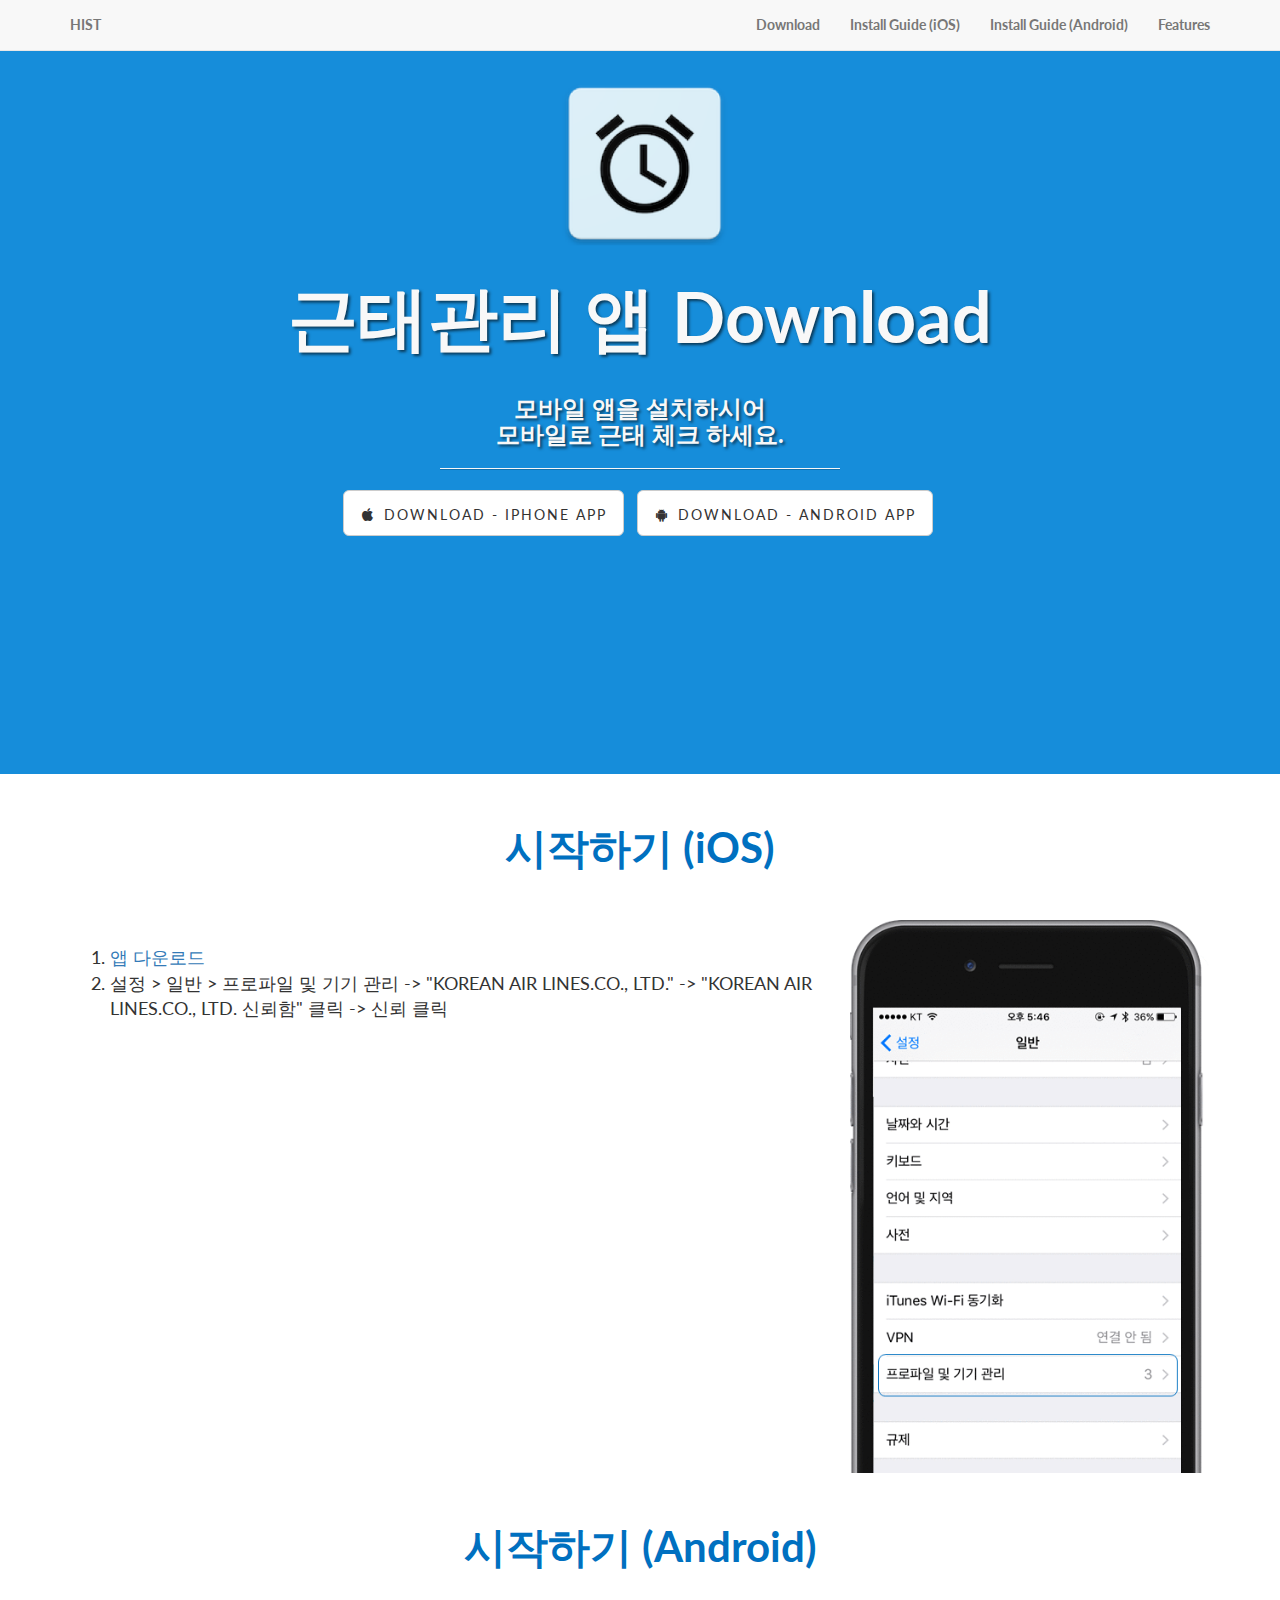
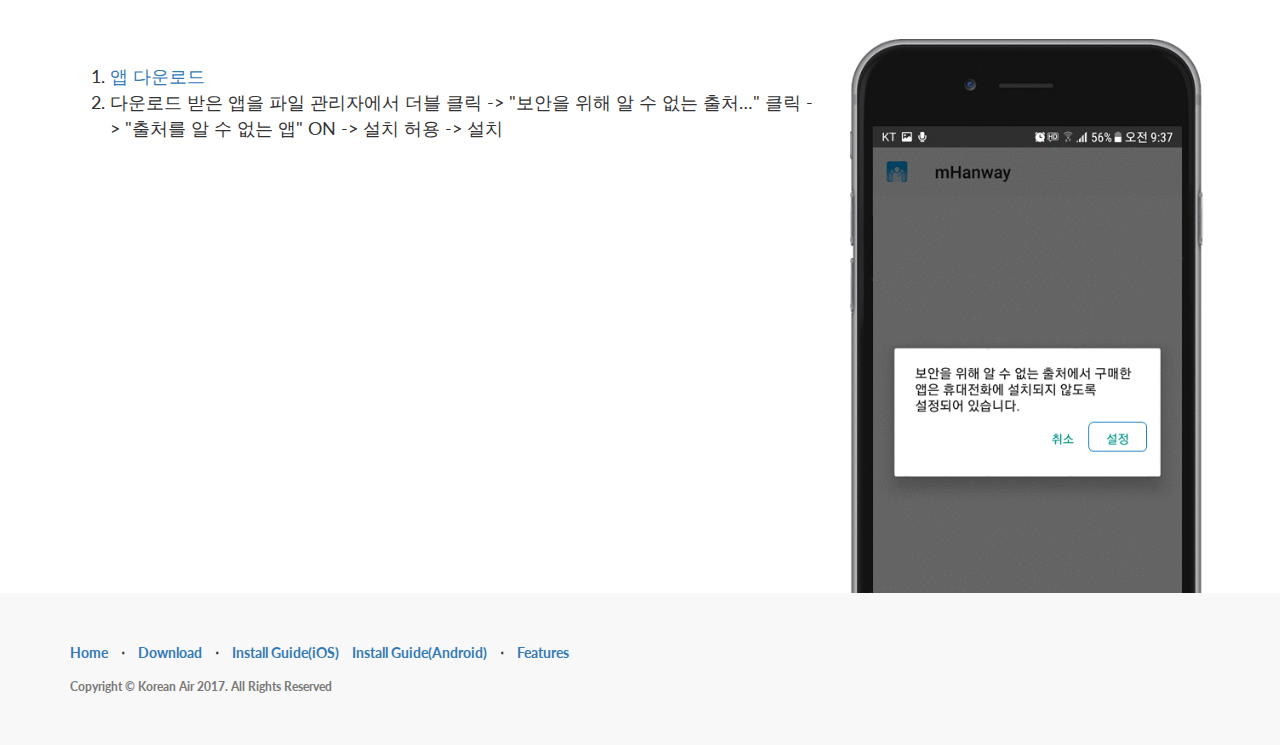
<file: index.html>
<!DOCTYPE html>
<html lang="en">

<head>

    <meta charset="utf-8">
    <meta http-equiv="X-UA-Compatible" content="IE=edge">
    <meta name="viewport" content="width=device-width, initial-scale=1">
    <meta name="description" content="">
    <meta name="author" content="">

    <title>HIST Mobile App download</title>

    <!-- Bootstrap Core CSS -->
    <link href="css/bootstrap.min.css" rel="stylesheet">

    <!-- Custom CSS -->
    <link href="css/landing-page.css" rel="stylesheet">

    <!-- Custom Fonts -->
    <link href="font-awesome/css/font-awesome.min.css" rel="stylesheet" type="text/css">
    <link href="https://fonts.googleapis.com/css?family=Lato:300,400,700,300italic,400italic,700italic" rel="stylesheet" type="text/css">

    <!-- HTML5 Shim and Respond.js IE8 support of HTML5 elements and media queries -->
    <!-- WARNING: Respond.js doesn't work if you view the page via file:// -->
    <!--[if lt IE 9]>
        <script src="https://oss.maxcdn.com/libs/html5shiv/3.7.0/html5shiv.js"></script>
        <script src="https://oss.maxcdn.com/libs/respond.js/1.4.2/respond.min.js"></script>
    <![endif]-->

</head>

<body>

    <!-- Navigation -->
    <nav class="navbar navbar-default navbar-fixed-top topnav" role="navigation">
        <div class="container topnav">
            <!-- Brand and toggle get grouped for better mobile display -->
            <div class="navbar-header">
                <button type="button" class="navbar-toggle" data-toggle="collapse" data-target="#bs-example-navbar-collapse-1">
                    <span class="sr-only">Toggle navigation</span>
                    <span class="icon-bar"></span>
                    <span class="icon-bar"></span>
                    <span class="icon-bar"></span>
                </button>
                <a class="navbar-brand topnav" href="#">HIST</a>
            </div>
            <!-- Collect the nav links, forms, and other content for toggling -->
            <div class="collapse navbar-collapse" id="bs-example-navbar-collapse-1">
                <ul class="nav navbar-nav navbar-right">
                    <li>
                        <a href="#download">Download</a>
                    </li>
                    <li>
                        <a href="#install_guide_ios">Install Guide (iOS)</a>
                    </li>
                    <li>
                        <a href="#install_guide_android">Install Guide (Android)</a>
                    </li>					
                    <li>
                        <a href="#features">Features</a>
                    </li>
                </ul>
            </div>
            <!-- /.navbar-collapse -->
        </div>
        <!-- /.container -->
    </nav>


    <!-- Header -->
    <a name="download"></a>
    <div class="intro-header">
        <div class="container">

            <div class="row">
                <div class="col-lg-12">
                    <div class="intro-message">
                        <h1>근태관리 앱 Download</h1>
                        <br>
                        <h3>모바일 앱을 설치하시어<br> 모바일로 근태 체크 하세요.</h3>
                        <hr class="intro-divider">
                        <ul class="list-inline intro-social-buttons">
                            <li>
                                <a href="#install_guide_ios" class="btn btn-default btn-lg"> <span class="network-name"><i class="fa fa-apple fa-fw"></i> Download - iPhone App</span></a>
                            </li>
                            <li>
                                <a href="#install_guide_android" class="btn btn-default btn-lg"> <span class="network-name"><i class="fa fa-android fa-fw"></i> Download - Android App</span></a>
                            </li>
                        </ul>
                    </div>
                </div>
            </div>

        </div>
        <!-- /.container -->

    </div>
    <!-- /.intro-header -->

    <!-- Page Content -->

    <a  name="install_guide_ios"></a>
    <div class="guide">

        <div class="container">

            <div class="row">
                <div class="col-md-8 col-md-offset-2">
                    <h2 class="guide-header">시작하기 (iOS)</h2>
                </div>
            </div>
            <div class="row">
                <div class="col-sm-8">
                    <p>
                        <ol class="ol-lead">
                            <li><a href="itms-services://?action=download-manifest&url=https://raw.githubusercontent.com/histdev/worktimecheckoem/master/worktimechecker/worktimechecker.plist">앱 다운로드</a></li>
                            <li>설정&nbsp;&gt;&nbsp;일반&nbsp;&gt;&nbsp;프로파일 및 기기 관리&nbsp;-&gt;&nbsp;"KOREAN AIR LINES.CO., LTD."&nbsp;-&gt;&nbsp;"KOREAN AIR LINES.CO., LTD. 신뢰함" 클릭&nbsp;-&gt;&nbsp;신뢰 클릭</li>
                        </ol>
                    </p>
                </div>
				<div class="col-sm-4">
					<img class="img-responsive" src="img/setting_ios_ko.gif" alt="iOS설정">
				</div>
			</div>            

        </div>
        <!-- /.container -->

    </div>
    <!-- /.guide -->
	
	<a  name="install_guide_android"></a>
    <div class="guide">

        <div class="container">

            <div class="row">
                <div class="col-md-8 col-md-offset-2">
                    <h2 class="guide-header">시작하기 (Android)</h2>
                </div>
            </div>

            <br>

			<div class="row">
                <div class="col-sm-8">
                    <p>
                        <ol class="ol-lead">
                            <li><a href="https://github.com/histdev/worktimecheckoem/releases/download/release/worktimechecker.apk">앱 다운로드</a></li>
                            <li>다운로드 받은 앱을 파일 관리자에서 더블 클릭&nbsp;-&gt;&nbsp;"보안을 위해 알 수 없는 출처…" 클릭&nbsp;-&gt;&nbsp;"출처를 알 수 없는 앱" ON&nbsp;-&gt;&nbsp;설치 허용&nbsp;-&gt;&nbsp;설치</li>
                        </ol>
                    </p>
                </div>
				<div class="col-sm-4">
					<img class="img-responsive" src="img/setting_android_ko.gif" alt="Android설정">
				</div>				
            </div>

        </div>
        <!-- /.container -->

    </div>
    <!-- /.guide -->


    <!-- Footer -->
    <footer>
        <div class="container">
            <div class="row">
                <div class="col-lg-12">
                    <ul class="list-inline">
                        <li>
                            <a href="#">Home</a>
                        </li>
                        <li class="footer-menu-divider">&sdot;</li>
                        <li>
                            <a href="#download">Download</a>
                        </li>
                        <li class="footer-menu-divider">&sdot;</li>
                        <li>
                            <a href="#install_guide_ios">Install Guide(iOS)</a>
                        </li>
                        <li>
                            <a href="#install_guide_android">Install Guide(Android)</a>
                        </li>						
                        <li class="footer-menu-divider">&sdot;</li>
                        <li>
                            <a href="#features">Features</a>
                        </li>
                    </ul>
                    <p class="copyright text-muted small">Copyright &copy; Korean Air 2017. All Rights Reserved</p>
                </div>
            </div>
        </div>
    </footer>

    <!-- jQuery -->
    <script src="js/jquery.js"></script>

    <!-- Bootstrap Core JavaScript -->
    <script src="js/bootstrap.min.js"></script>

</body>

</html>
</file>
<file: css/landing-page.css>
/*
 * Start Bootstrap - Landing Page (http://startbootstrap.com/)
 * Copyright 2013-2016 Start Bootstrap
 * Licensed under MIT (https://github.com/BlackrockDigital/startbootstrap/blob/gh-pages/LICENSE)
 */

body,
html {
    width: 100%;
    height: 100%;
}

body,
h1,
h2,
h3,
h4,
h5,
h6 {
    font-family: "Lato","Helvetica Neue",Helvetica,Arial,sans-serif;
    font-weight: 700;
}

.topnav {
    font-size: 14px; 
}

.lead {
    font-size: 18px;
    font-weight: 400;
}

.ol-lead {
	padding-top: 15px;
    font-size: 18px;
    font-weight: 400;
}

.intro-header {
    padding-top: 50px; /* If you're making other pages, make sure there is 50px of padding to make sure the navbar doesn't overlap content! */
    padding-bottom: 0px;
    text-align: center;
    color: #f8f8f8;
    background: url(../img/bg.png) no-repeat center center;
    background-size: cover;
}

.intro-message {
    position: relative;
    padding-top: 20%;
    padding-bottom: 20%;
}

.intro-message > h1 {
    margin: 0;
    text-shadow: 2px 2px 3px rgba(0,0,0,0.6);
    font-size: 5em;
}

.intro-divider {
    width: 400px;
    border-top: 1px solid #f8f8f8;
    border-bottom: 1px solid rgba(0,0,0,0.2);
}

.intro-message > h3 {
    text-shadow: 2px 2px 3px rgba(0,0,0,0.6);
}

@media(max-width:767px) {
    .intro-message {
        padding-bottom: 15%;
    }

    .intro-message > h1 {
        font-size: 3em;
    }

    ul.intro-social-buttons > li {
        display: block;
        margin-bottom: 20px;
        padding: 0;
    }

    ul.intro-social-buttons > li:last-child {
        margin-bottom: 0;
    }

    .intro-divider {
        width: 100%;
    }
}

.guide-header {
    padding-top: 50px; 
    padding-bottom: 50px;
    text-align: center;
	color: #0070c0;
}

.network-name {
    text-transform: uppercase;
    font-size: 14px;
    font-weight: 400;
    letter-spacing: 2px;
}

.content-section-a {
    padding: 50px 0 0 0;
    background-color: #f8f8f8;
}

.content-section-b {
    padding: 50px 0 0 0;
    border-top: 1px solid #e7e7e7;
    border-bottom: 1px solid #e7e7e7;
}

.section-heading {
    margin-bottom: 30px;
	color: #0070c0;
}

.section-sub-heading {
	color: #44546a;
}

.section-heading-spacer {
    float: left;
    width: 200px;
    border-top: 3px solid #e7e7e7;
}

.banner {
    padding: 100px 0;
}

.banner h2 {
    margin: 0;
    font-size: 3em;
}

.banner ul {
    margin-bottom: 0;
}

.guide {
    padding: 0px 0;
}

.guide h2 {
    margin: 0;
    font-size: 3em;
}

.guide ul {
    margin-bottom: 0;
}

.banner-social-buttons {
    float: right;
    margin-top: 0;
}

@media(max-width:1199px) {
    ul.banner-social-buttons {
        float: left;
        margin-top: 15px;
    }
}

@media(max-width:767px) {
    .banner h2 {
        margin: 0;
        text-shadow: 2px 2px 3px rgba(0,0,0,0.6);
        font-size: 3em;
    }

    ul.banner-social-buttons > li {
        display: block;
        margin-bottom: 20px;
        padding: 0;
    }

    ul.banner-social-buttons > li:last-child {
        margin-bottom: 0;
    }
}

footer {
    padding: 50px 0;
    background-color: #f8f8f8;
}

p.copyright {
    margin: 15px 0 0;
}
</file>
